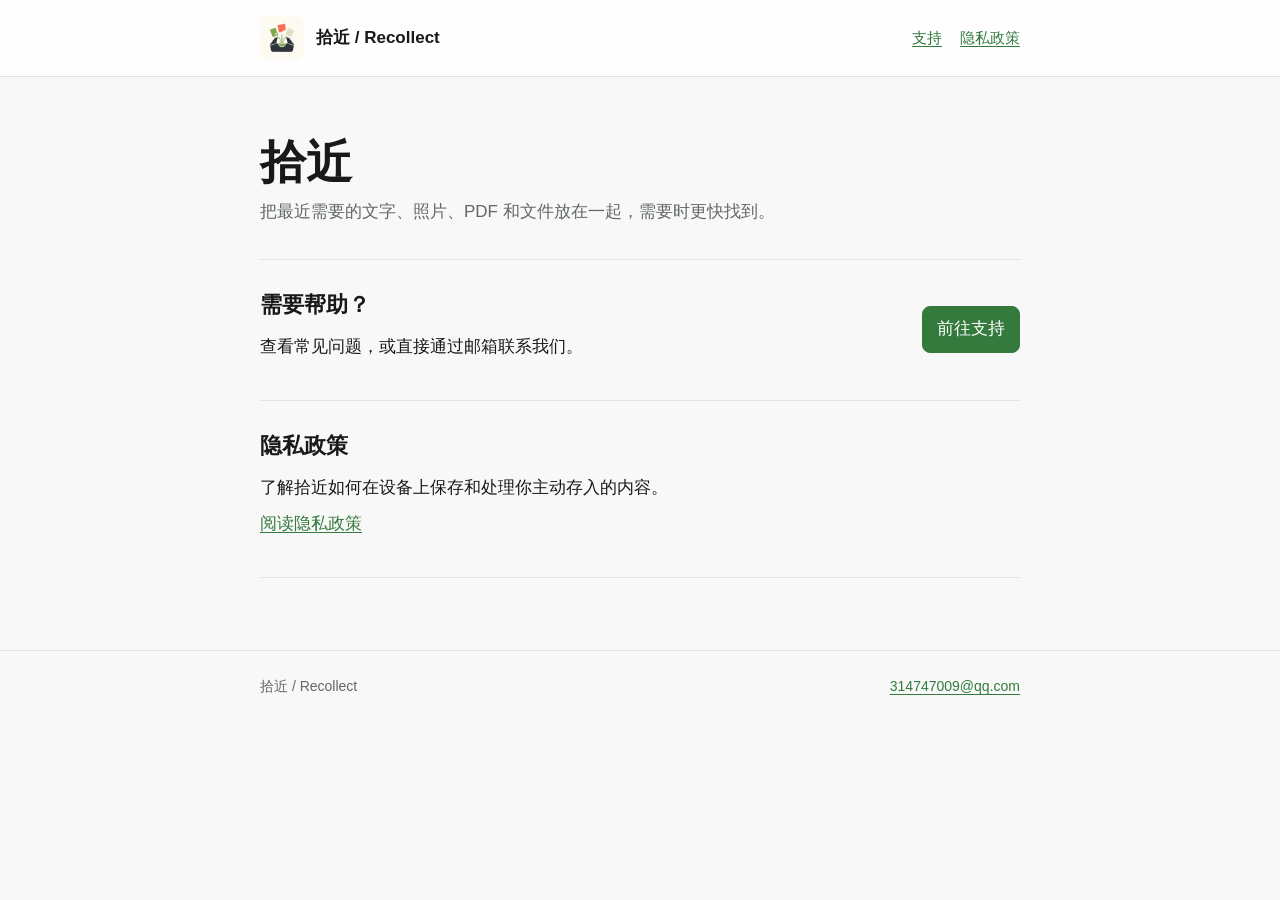
<file: index.html>
<!doctype html>
<html lang="zh-CN">
<head>
  <meta charset="utf-8">
  <meta name="viewport" content="width=device-width, initial-scale=1">
  <meta name="description" content="拾近 / Recollect 官方支持与隐私政策。">
  <title>拾近 / Recollect</title>
  <link rel="icon" href="assets/app-icon.png">
  <link rel="stylesheet" href="assets/styles.css">
</head>
<body>
  <header class="site-header">
    <div class="header-inner">
      <a class="brand" href="./">
        <img src="assets/app-icon.png" alt="">
        <span>拾近 / Recollect</span>
      </a>
      <nav aria-label="主要导航">
        <a href="support/">支持</a>
        <a href="privacy/">隐私政策</a>
      </nav>
    </div>
  </header>
  <main>
    <div class="page-heading">
      <h1>拾近</h1>
      <p>把最近需要的文字、照片、PDF 和文件放在一起，需要时更快找到。</p>
    </div>
    <section class="contact">
      <div>
        <h2>需要帮助？</h2>
        <p>查看常见问题，或直接通过邮箱联系我们。</p>
      </div>
      <a href="support/">前往支持</a>
    </section>
    <section>
      <h2>隐私政策</h2>
      <p>了解拾近如何在设备上保存和处理你主动存入的内容。</p>
      <p><a href="privacy/">阅读隐私政策</a></p>
    </section>
  </main>
  <footer>
    <div class="footer-inner">
      <span>拾近 / Recollect</span>
      <a href="mailto:314747009@qq.com">314747009@qq.com</a>
    </div>
  </footer>
</body>
</html>
</file>
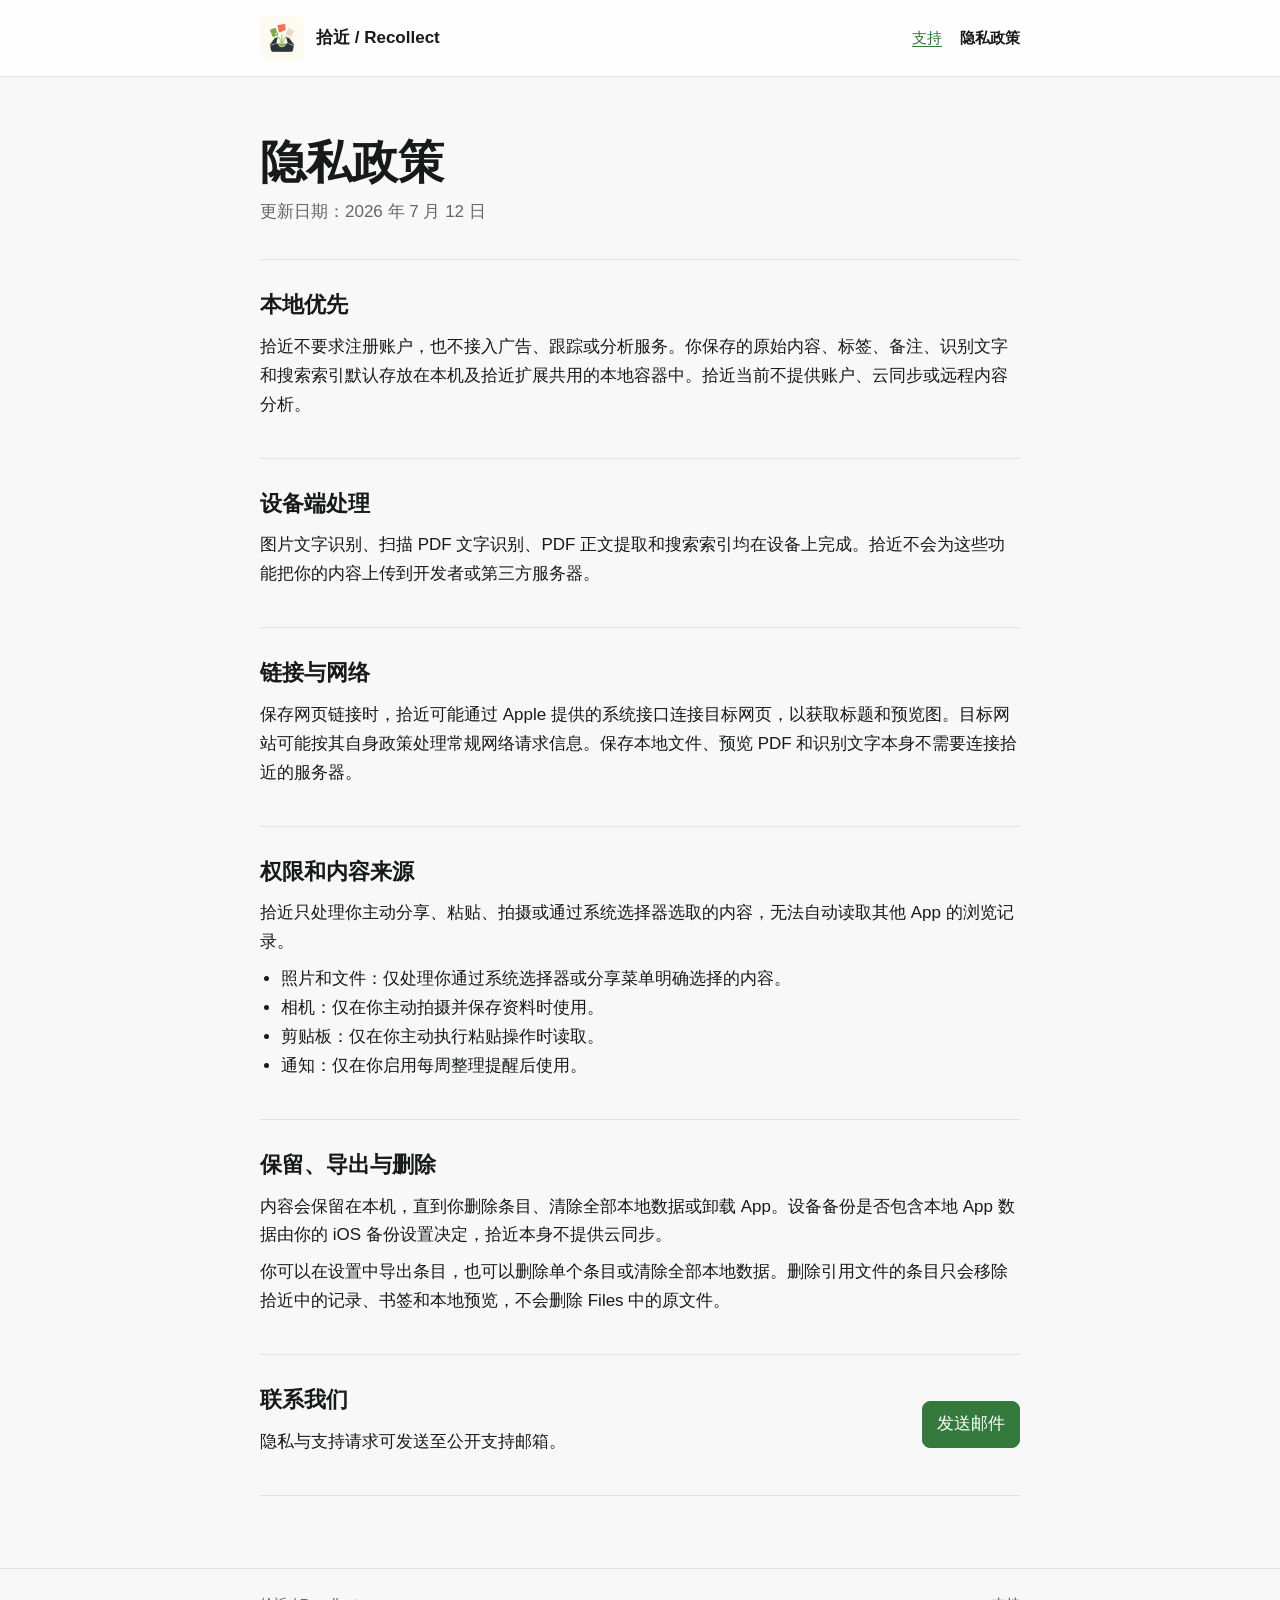
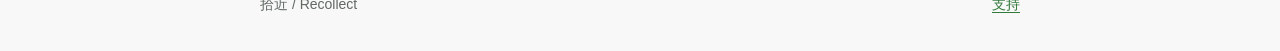
<file: privacy/index.html>
<!doctype html>
<html lang="zh-CN">
<head>
  <meta charset="utf-8">
  <meta name="viewport" content="width=device-width, initial-scale=1">
  <meta name="description" content="拾近 / Recollect 隐私政策。">
  <title>隐私政策 - 拾近 / Recollect</title>
  <link rel="icon" href="../assets/app-icon.png">
  <link rel="stylesheet" href="../assets/styles.css">
</head>
<body>
  <header class="site-header">
    <div class="header-inner">
      <a class="brand" href="../">
        <img src="../assets/app-icon.png" alt="">
        <span>拾近 / Recollect</span>
      </a>
      <nav aria-label="主要导航">
        <a href="../support/">支持</a>
        <a href="./" aria-current="page">隐私政策</a>
      </nav>
    </div>
  </header>
  <main>
    <div class="page-heading">
      <h1>隐私政策</h1>
      <p>更新日期：2026 年 7 月 12 日</p>
    </div>
    <section>
      <h2>本地优先</h2>
      <p>拾近不要求注册账户，也不接入广告、跟踪或分析服务。你保存的原始内容、标签、备注、识别文字和搜索索引默认存放在本机及拾近扩展共用的本地容器中。拾近当前不提供账户、云同步或远程内容分析。</p>
    </section>
    <section>
      <h2>设备端处理</h2>
      <p>图片文字识别、扫描 PDF 文字识别、PDF 正文提取和搜索索引均在设备上完成。拾近不会为这些功能把你的内容上传到开发者或第三方服务器。</p>
    </section>
    <section>
      <h2>链接与网络</h2>
      <p>保存网页链接时，拾近可能通过 Apple 提供的系统接口连接目标网页，以获取标题和预览图。目标网站可能按其自身政策处理常规网络请求信息。保存本地文件、预览 PDF 和识别文字本身不需要连接拾近的服务器。</p>
    </section>
    <section>
      <h2>权限和内容来源</h2>
      <p>拾近只处理你主动分享、粘贴、拍摄或通过系统选择器选取的内容，无法自动读取其他 App 的浏览记录。</p>
      <ul>
        <li>照片和文件：仅处理你通过系统选择器或分享菜单明确选择的内容。</li>
        <li>相机：仅在你主动拍摄并保存资料时使用。</li>
        <li>剪贴板：仅在你主动执行粘贴操作时读取。</li>
        <li>通知：仅在你启用每周整理提醒后使用。</li>
      </ul>
    </section>
    <section>
      <h2>保留、导出与删除</h2>
      <p>内容会保留在本机，直到你删除条目、清除全部本地数据或卸载 App。设备备份是否包含本地 App 数据由你的 iOS 备份设置决定，拾近本身不提供云同步。</p>
      <p>你可以在设置中导出条目，也可以删除单个条目或清除全部本地数据。删除引用文件的条目只会移除拾近中的记录、书签和本地预览，不会删除 Files 中的原文件。</p>
    </section>
    <section class="contact">
      <div>
        <h2>联系我们</h2>
        <p>隐私与支持请求可发送至公开支持邮箱。</p>
      </div>
      <a href="mailto:314747009@qq.com">发送邮件</a>
    </section>
  </main>
  <footer>
    <div class="footer-inner">
      <span>拾近 / Recollect</span>
      <a href="../support/">支持</a>
    </div>
  </footer>
</body>
</html>
</file>
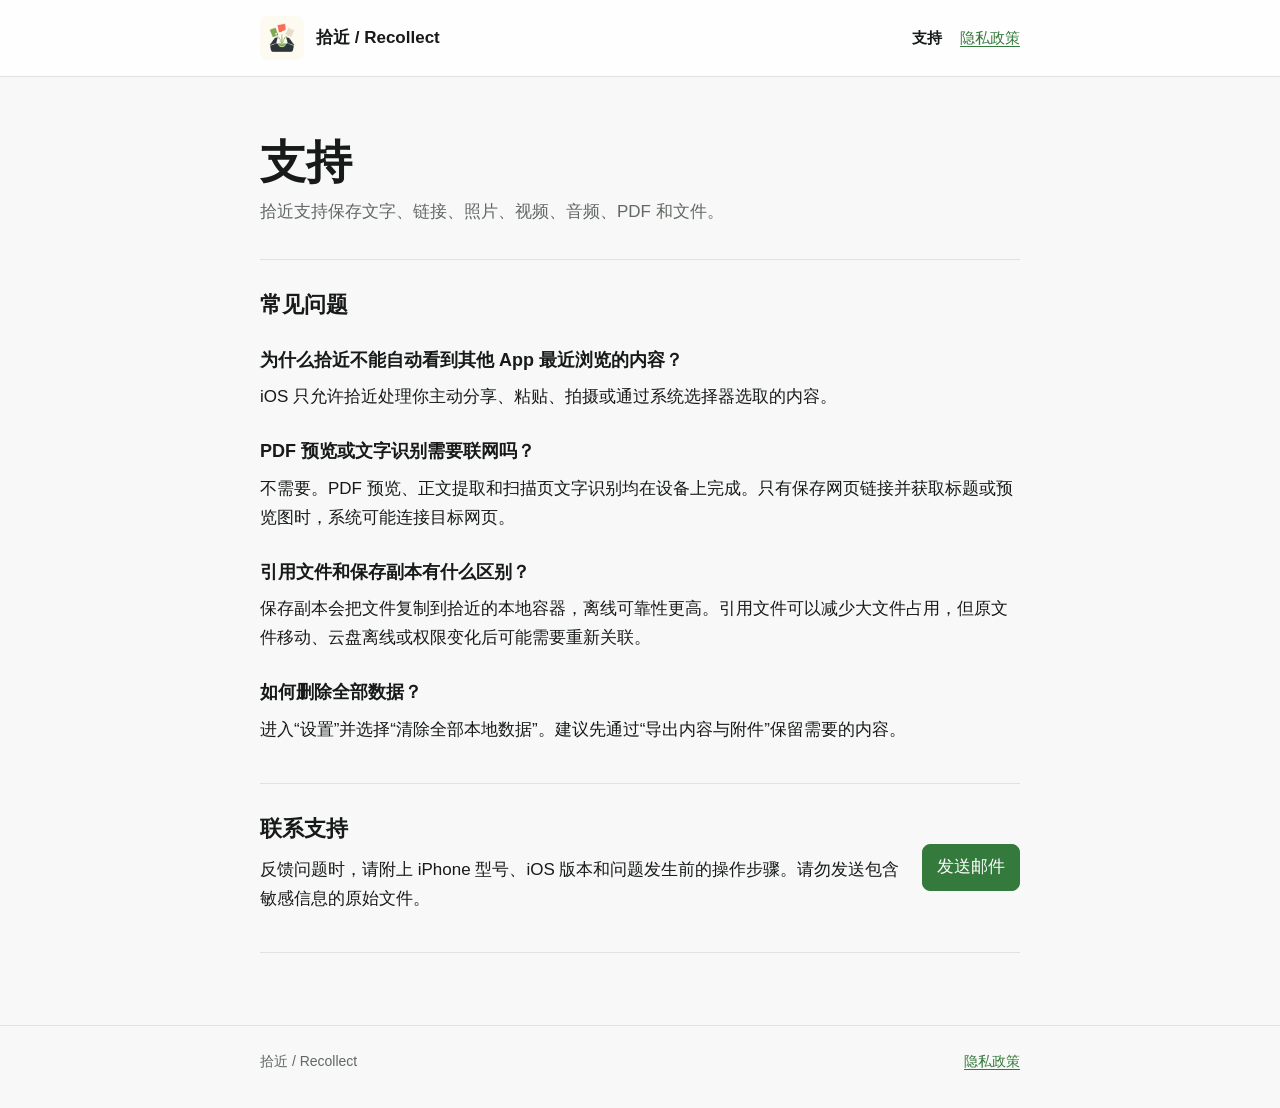
<file: support/index.html>
<!doctype html>
<html lang="zh-CN">
<head>
  <meta charset="utf-8">
  <meta name="viewport" content="width=device-width, initial-scale=1">
  <meta name="description" content="拾近 / Recollect 使用支持与常见问题。">
  <title>支持 - 拾近 / Recollect</title>
  <link rel="icon" href="../assets/app-icon.png">
  <link rel="stylesheet" href="../assets/styles.css">
</head>
<body>
  <header class="site-header">
    <div class="header-inner">
      <a class="brand" href="../">
        <img src="../assets/app-icon.png" alt="">
        <span>拾近 / Recollect</span>
      </a>
      <nav aria-label="主要导航">
        <a href="./" aria-current="page">支持</a>
        <a href="../privacy/">隐私政策</a>
      </nav>
    </div>
  </header>
  <main>
    <div class="page-heading">
      <h1>支持</h1>
      <p>拾近支持保存文字、链接、照片、视频、音频、PDF 和文件。</p>
    </div>
    <section>
      <h2>常见问题</h2>
      <h3>为什么拾近不能自动看到其他 App 最近浏览的内容？</h3>
      <p>iOS 只允许拾近处理你主动分享、粘贴、拍摄或通过系统选择器选取的内容。</p>

      <h3>PDF 预览或文字识别需要联网吗？</h3>
      <p>不需要。PDF 预览、正文提取和扫描页文字识别均在设备上完成。只有保存网页链接并获取标题或预览图时，系统可能连接目标网页。</p>

      <h3>引用文件和保存副本有什么区别？</h3>
      <p>保存副本会把文件复制到拾近的本地容器，离线可靠性更高。引用文件可以减少大文件占用，但原文件移动、云盘离线或权限变化后可能需要重新关联。</p>

      <h3>如何删除全部数据？</h3>
      <p>进入“设置”并选择“清除全部本地数据”。建议先通过“导出内容与附件”保留需要的内容。</p>
    </section>
    <section class="contact">
      <div>
        <h2>联系支持</h2>
        <p>反馈问题时，请附上 iPhone 型号、iOS 版本和问题发生前的操作步骤。请勿发送包含敏感信息的原始文件。</p>
      </div>
      <a href="mailto:314747009@qq.com?subject=%E6%8B%BE%E8%BF%91%E6%94%AF%E6%8C%81">发送邮件</a>
    </section>
  </main>
  <footer>
    <div class="footer-inner">
      <span>拾近 / Recollect</span>
      <a href="../privacy/">隐私政策</a>
    </div>
  </footer>
</body>
</html>
</file>
<file: assets/styles.css>
:root {
  color-scheme: light dark;
  --accent: #347a3d;
  --accent-soft: #eaf4eb;
  --background: #f7f8f7;
  --surface: #ffffff;
  --text: #171a18;
  --secondary: #626864;
  --border: #dfe4e0;
  --warning: #9a5a14;
  font-family: -apple-system, BlinkMacSystemFont, "SF Pro Text", "PingFang SC", sans-serif;
}

* {
  box-sizing: border-box;
}

body {
  margin: 0;
  background: var(--background);
  color: var(--text);
  font-size: 17px;
  line-height: 1.7;
}

a {
  color: var(--accent);
  text-decoration-thickness: 1px;
  text-underline-offset: 3px;
}

a:hover {
  text-decoration-thickness: 2px;
}

.site-header {
  border-bottom: 1px solid var(--border);
  background: color-mix(in srgb, var(--surface) 92%, transparent);
}

.header-inner,
main,
.footer-inner {
  width: min(100% - 40px, 760px);
  margin: 0 auto;
}

.header-inner {
  min-height: 76px;
  display: flex;
  align-items: center;
  justify-content: space-between;
  gap: 20px;
}

.brand {
  display: inline-flex;
  align-items: center;
  gap: 12px;
  color: var(--text);
  text-decoration: none;
  font-weight: 700;
}

.brand img {
  width: 44px;
  height: 44px;
  border-radius: 8px;
}

nav {
  display: flex;
  gap: 18px;
  font-size: 15px;
}

nav a[aria-current="page"] {
  color: var(--text);
  font-weight: 600;
  text-decoration: none;
}

main {
  padding: 58px 0 72px;
}

.page-heading {
  padding-bottom: 32px;
  border-bottom: 1px solid var(--border);
}

.page-heading h1 {
  margin: 0 0 8px;
  font-size: clamp(32px, 8vw, 46px);
  line-height: 1.2;
  letter-spacing: 0;
}

.page-heading p {
  margin: 0;
  color: var(--secondary);
}

section {
  padding: 30px 0;
  border-bottom: 1px solid var(--border);
}

section h2 {
  margin: 0 0 12px;
  font-size: 22px;
  line-height: 1.4;
  letter-spacing: 0;
}

section h3 {
  margin: 24px 0 6px;
  font-size: 18px;
  letter-spacing: 0;
}

section p,
section ul {
  margin-top: 8px;
  margin-bottom: 8px;
}

ul {
  padding-left: 1.25em;
}

.contact {
  display: flex;
  align-items: center;
  justify-content: space-between;
  gap: 20px;
}

.contact a {
  display: inline-flex;
  align-items: center;
  min-height: 44px;
  padding: 8px 14px;
  border: 1px solid var(--accent);
  border-radius: 8px;
  background: var(--accent);
  color: white;
  text-decoration: none;
  white-space: nowrap;
}

footer {
  border-top: 1px solid var(--border);
  color: var(--secondary);
  font-size: 14px;
}

.footer-inner {
  padding: 24px 0 34px;
  display: flex;
  justify-content: space-between;
  gap: 16px;
}

@media (max-width: 560px) {
  .header-inner {
    align-items: flex-start;
    flex-direction: column;
    padding: 14px 0;
  }

  nav {
    width: 100%;
    justify-content: space-between;
  }

  main {
    padding-top: 38px;
  }

  .contact,
  .footer-inner {
    align-items: flex-start;
    flex-direction: column;
  }
}

@media (prefers-color-scheme: dark) {
  :root {
    --accent: #74c47d;
    --accent-soft: #18371d;
    --background: #111412;
    --surface: #191d1a;
    --text: #f1f4f2;
    --secondary: #abb2ad;
    --border: #303631;
  }

  .contact a {
    color: #102413;
  }
}
</file>
